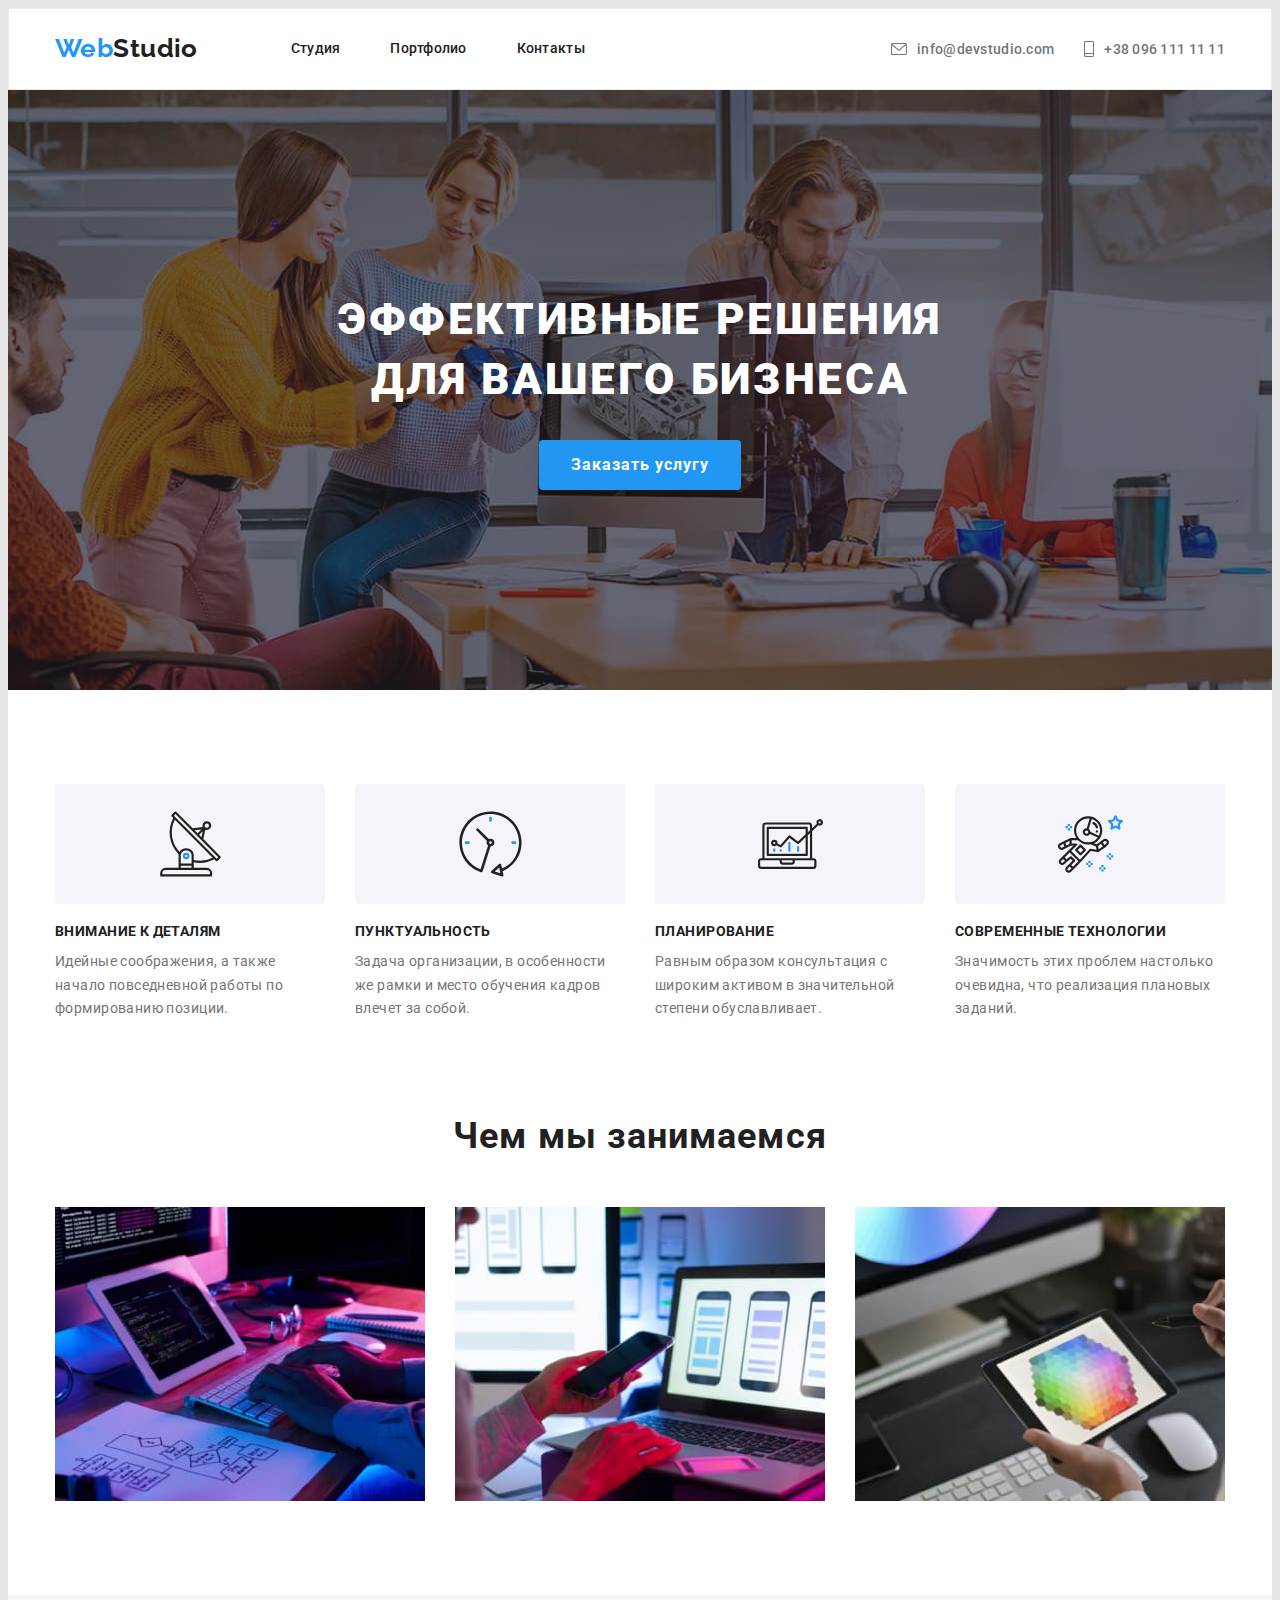
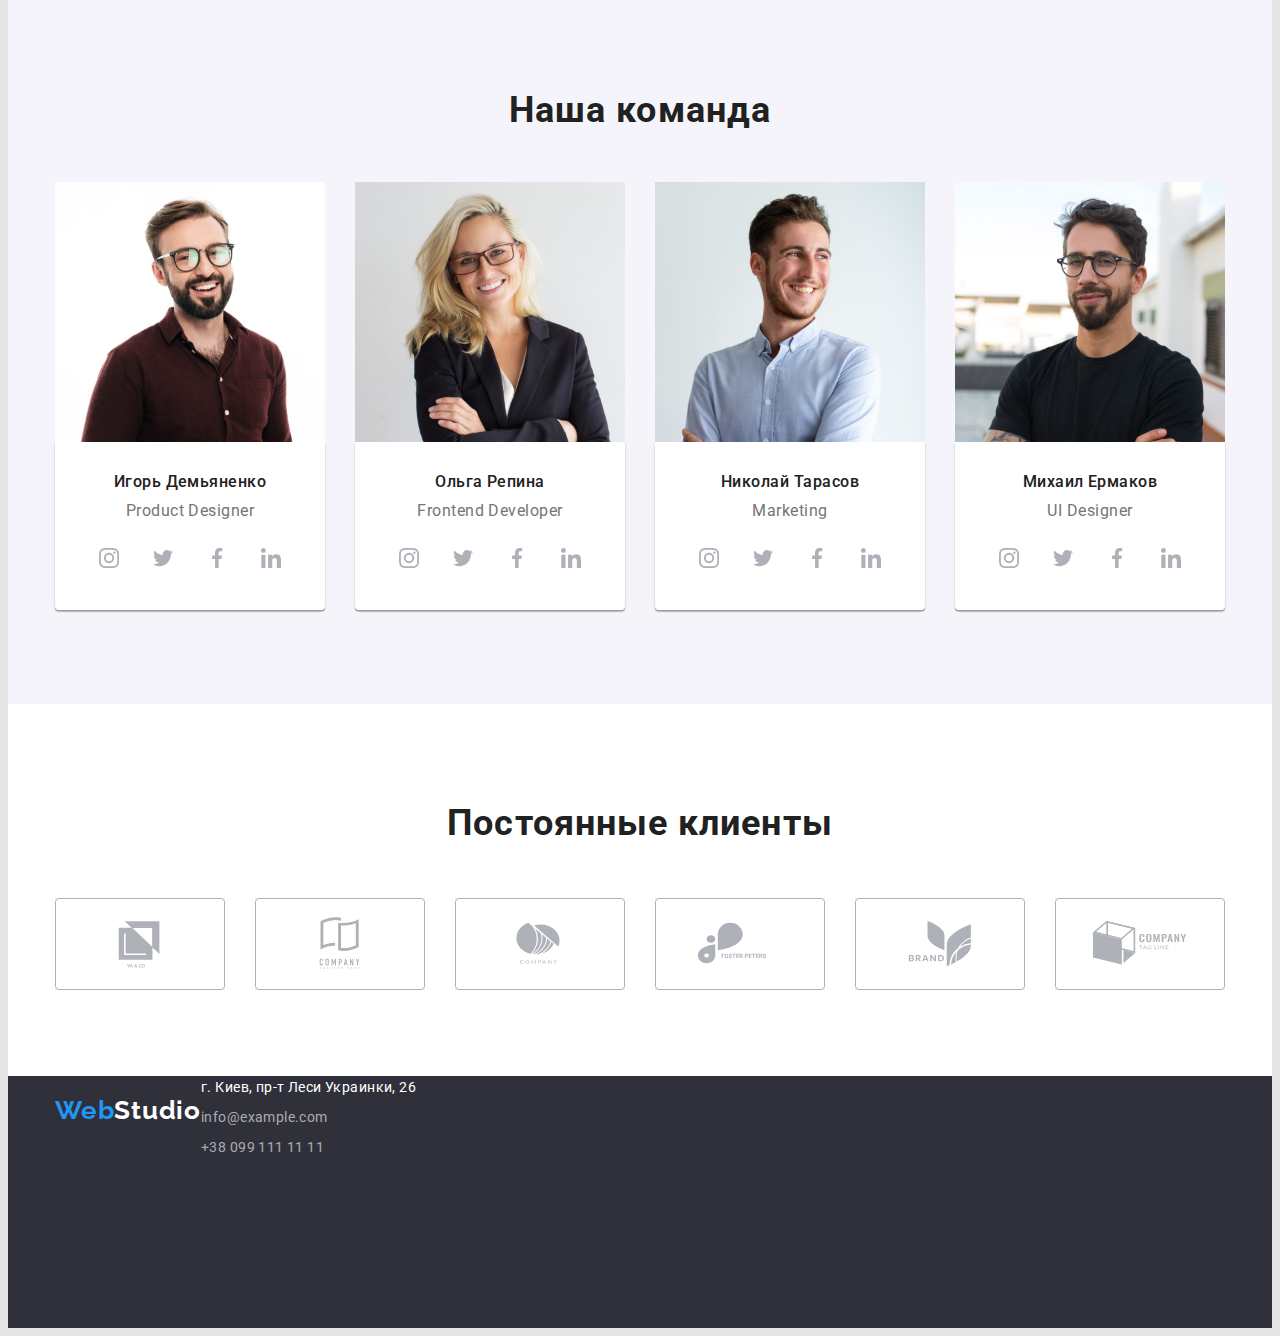
<file: index.html>
<!DOCTYPE html>        
<html lang="ru">
    <head>
        <meta charset="UTF-8">
        <meta http-equiv="X-UA-Compatible" content="IE=edge">
        <meta name="viewport" content="width=device-width, initial-scale=1.0">
        <title>WebStudio</title>
        <link rel="preconnect" href="https://fonts.googleapis.com">
        <link rel="preconnect" href="https://fonts.gstatic.com" crossorigin>
        <link href="https://fonts.googleapis.com/css2?family=Raleway:wght@700&family=Roboto:wght@400;500;700;900&display=swap"
            rel="stylesheet">
        <link rel="stylesheet" href="https://cdnjs.cloudflare.com/ajax/libs/modern-normalize/1.1.0/modern-normalize.min.css"
            integrity="sha512-wpPYUAdjBVSE4KJnH1VR1HeZfpl1ub8YT/NKx4PuQ5NmX2tKuGu6U/JRp5y+Y8XG2tV+wKQpNHVUX03MfMFn9Q=="
            crossorigin="anonymous" referrerpolicy="no-referrer" />
        <link rel="stylesheet" href="./css/styles.css">
    </head>
    <body>
        <header class="header">
            <div class="container header-container">
                <a class="header-logo link"  href="./index.html" lang="en"><samp class="header-logo-web">Web</samp>Studio</a>
                <nav class="header-nav"> 
                    <ul class="header-list list">
                        <li class="header-item"><a class="header-link link"  href="./index.html">Студия</a></li>
                        <li class="header-item"><a class="header-link link"  href="./portfolio.html">Портфолио</a></li>
                        <li class="header-item"><a class="header-link link"  href="">Контакты</a></li>
                    </ul>
                </nav>
                <div class="header-connect">
                    <ul class="header-list list">
                        <li class="address-item">
                            <a class="header-address link"  href="mailto:info@devstudio.com">
                                <svg class="icon-svg header-svg" width="16" height="12">
                                    <use href="./images/icons.svg#envelope"/>
                                </svg> info@devstudio.com</a>
                        </li>
                        <li class="address-item">
                            <a class="header-address link"  href="tel:+380961111111">
                                <svg class="icon-svg header-svg " width="10" height="16">
                                    <use href="./images/icons.svg#smartphone"/>
                                </svg> +38 096 111 11 11
                            </a>
                        </li>
                    </ul>
                </div>
            </div>
        </header>
        <main>
            <section class="hero">
                <div class="container hero-container ">
                    <h1 class="hero-title">Эффективные решения для вашего бизнеса</h1>
                    <div class="container-btn">
                    <button  type="button" class="hero-btn">Заказать услугу</button></div>
                </div>
            </section>
            <section class="what-are-we-doing">
                    <div class="container container-what-are-we-doing">
                        <h2 class="advantage-invisible">Преимущества</h2>
                        <ul class="list advantage-list"> 
                            <li class="advantage-item"  >
                                <a href="#" class="advantage-link link">
                                    <svg class="icon-svg" width="65" height="70">
                                        <use href="./images/icons.svg#antenna"/>
                                    </svg>  
                                </a>
                                <h3 class="advantage-title">Внимание к деталям</h3> 
                                <p class="advantage-after-title" >Идейные соображения, а также начало повседневной работы по формированию позиции.</p>
                                
                            </li>
                            <li class="advantage-item">
                                <a href="#" class="advantage-link link">
                                    <svg class="icon-svg" width="65" height="70">
                                        <use href="./images/icons.svg#clock"/>
                                    </svg>  
                                </a>
                                <h3 class="advantage-title">Пунктуальность</h3> 
                                <p class="advantage-after-title" >Задача организации, в особенности же рамки и место обучения кадров влечет за собой.</p></li>
                            <li class="advantage-item">
                                <a href="#" class="advantage-link link">
                                    <svg class="icon-svg" width="65" height="70">
                                        <use href="./images/icons.svg#diagram"/>
                                    </svg>  
                                </a>
                                <h3 class="advantage-title">Планирование</h3> 
                                <p class="advantage-after-title" >Равным образом консультация с широким активом в значительной степени обуславливает.</p>
                            </li>
                            <li class="advantage-item">
                                <a href="#" class="advantage-link link">
                                    <svg class="icon-svg" width="65" height="70">
                                        <use href="./images/icons.svg#astronaut"/>
                                    </svg>  
                                </a>
                                <h3 class="advantage-title"> Современные технологии</h3>
                                <p class="advantage-after-title" >Значимость этих проблем настолько очевидна, что реализация плановых заданий.</p>
                            </li>
                        </ul>
                        <h2 class="what-are-we-doing-title">Чем мы занимаемся</h2>            
                        <ul class="what-are-we-doing-list list">                    
                            <li class="doing-list">
                                <img 
                                    src="./images/img.jpg" 
                                    alt="печатает на клавиатуре"
                                    width="370"
                                    height="294">
                            </li>
                            <li  class="doing-list">
                                <img 
                                    src="./images/img1.jpg" 
                                    alt="телефон в руке"
                                    width="370"
                                    height="294">
                            </li>
                            <li class="doing-list">
                                <img 
                                    src="./images/img2.jpg" 
                                    alt="планшет в руке"
                                    width="370"
                                    height="294">
                            </li>
                        </ul>
                    </div>
            </section>
            <section class="our-team">
                <div class="container container-team">
                    <h2 class="our-team-title" >Наша команда</h2>
                    <ul class="our-team-list ">
                        <li class="list team-list">
                            <img 
                                src="./images/img3.jpg" 
                                alt="сотрудник компании"
                                width="270"
                                height="260">
                                <div class="container-our-teame">
                                    <h3 class="our-team-subtitle">Игорь Демьяненко</h3>
                                    <p class="our-team-after-title"  lang="en">Product Designer</p>
                                    <ul class="list social-list">
                                        <li class="social-item">
                                            <a href="#" class="social-link">
                                                <svg class="icon-svg" width="20" height="20">
                                                    <use href="./images/icons.svg#instagram"></use>
                                                </svg>
                                            </a>
                                        </li>
                                        <li class="social-item">
                                            <a href="#"class="social-link">
                                                <svg class="icon-svg" width="20" height="20">
                                                    <use href="./images/icons.svg#twitter"/>
                                                </svg>
                                            </a>
                                        </li>
                                        <li class="social-item">
                                            <a href="#" class="social-link">
                                                <svg class="icon-svg" width="20" height="20">
                                                    <use href="./images/icons.svg#facebook"/>
                                                </svg>
                                            </a>
                                        </li>
                                        <li class="social-item">
                                            <a href="#" class="social-link">
                                                <svg class="icon-svg" width="20" height="20">
                                                    <use href="./images/icons.svg#linkedin"/>
                                                </svg>
                                            </a>
                                        </li>
                                    </ul>
                                </div>
                        </li>
                        <li class="list team-list">
                            <img 
                                src="./images/img4.jpg" 
                                alt="сотрудник компании"
                                width="270"
                                height="260">
                                <div class="container-our-teame">
                                    <h3 class="our-team-subtitle">Ольга Репина</h3>
                                    <p class="our-team-after-title"  lang="en">Frontend Developer</p>
                                    <ul class="list social-list">
                                        <li class="social-item">
                                            <a href="#" class="social-link">
                                                <svg class="icon-svg" width="20" height="20">
                                                    <use href="./images/icons.svg#instagram"/>
                                                </svg>
                                            </a>
                                        </li>
                                        <li class="social-item">
                                            <a href="#"class="social-link">
                                                <svg class="icon-svg" width="20" height="20">
                                                    <use href="./images/icons.svg#twitter"/>
                                                </svg>
                                            </a>
                                        </li>
                                        <li class="social-item">
                                            <a href="#" class="social-link">
                                                <svg class="icon-svg" width="20" height="20">
                                                    <use href="./images/icons.svg#facebook"/>
                                                </svg>
                                            </a>
                                        </li>
                                        <li class="social-item">
                                            <a href="#" class="social-link">
                                                <svg class="icon-svg" width="20" height="20">
                                                    <use href="./images/icons.svg#linkedin"/>
                                                </svg>
                                            </a>
                                        </li>
                                    </ul>
                                </div>
                        </li>
                        <li class="list team-list">
                            <img 
                                src="./images/img5.jpg" 
                                alt="сотрудник компании"
                                width="270"
                                height="260">
                                <div class="container-our-teame">
                                    <h3 class="our-team-subtitle">Николай Тарасов</h3>
                                    <p class="our-team-after-title"  lang="en">Marketing</p>
                                    <ul class="list social-list">
                                        <li class="social-item">
                                            <a href="#" class="social-link">
                                                <svg class="icon-svg" width="20" height="20">
                                                    <use href="./images/icons.svg#instagram"/>
                                                </svg>
                                            </a>
                                        </li>
                                        <li class="social-item">
                                            <a href="#"class="social-link">
                                                <svg class="icon-svg" width="20" height="20">
                                                    <use href="./images/icons.svg#twitter"/>
                                                </svg>
                                            </a>
                                        </li>
                                        <li class="social-item">
                                            <a href="#" class="social-link">
                                                <svg class="icon-svg" width="20" height="20">
                                                    <use href="./images/icons.svg#facebook"/>
                                                </svg>
                                            </a>
                                        </li>
                                        <li class="social-item">
                                            <a href="#" class="social-link">
                                                <svg class="icon-svg" width="20" height="20">
                                                    <use href="./images/icons.svg#linkedin"/>
                                                </svg>
                                            </a>
                                        </li>
                                    </ul>
                                </div>
                        </li>
                        <li class="list team-list">
                            <img 
                                src="./images/img6.jpg" 
                                alt="сотрудник компании"
                                width="270"
                                height="260">
                                <div class="container-our-teame">
                                    <h3 class="our-team-subtitle">Михаил Ермаков</h3>
                                    <p class="our-team-after-title"  lang="en">UI Designer</p>
                                    <ul class="list social-list">
                                        <li class="social-item">
                                            <a href="#" class="social-link">
                                                <svg class="icon-svg" width="20" height="20">
                                                    <use href="./images/icons.svg#instagram"/>
                                                </svg>
                                            </a>
                                        </li>
                                        <li class="social-item">
                                            <a href="#"class="social-link">
                                                <svg class="icon-svg" width="20" height="20">
                                                    <use href="./images/icons.svg#twitter"/>
                                                </svg>
                                            </a>
                                        </li>
                                        <li class="social-item">
                                            <a href="#" class="social-link">
                                                <svg class="icon-svg" width="20" height="20">
                                                    <use href="./images/icons.svg#facebook"/>
                                                </svg>
                                            </a>
                                        </li>
                                        <li class="social-item">
                                            <a href="#" class="social-link">
                                                <svg class="icon-svg" width="20" height="20">
                                                    <use href="./images/icons.svg#linkedin"/>
                                                </svg>
                                            </a>
                                        </li>
                                    </ul>
                                </div>
                        </li>
                    </ul>
                </div>
            </section>
            <section class="customers">
                <div class="container customers-container">
                    <h2 class="title customers-title">Постоянные клиенты</h2>
                    <ul class="cuctomers-list list">
                        <li  class="customers-item">
                            <a href="#" class="customers-link link">
                                <svg class="customers-svg" width="106" height="60">
                                    <use href="./images/icons.svg#client1"></use>
                                </svg>
                            </a>
                        </li>
                        <li class="customers-item">
                            <a href="#" class="customers-link link">
                                <svg class="customers-svg" width="106" height="60">
                                    <use href="./images/icons.svg#client2"></use>
                                </svg>
                            </a>
                        </li>
                        <li class="customers-item">
                            <a href="#" class="customers-link link">
                                <svg class="customers-svg" width="106" height="60">
                                    <use href="./images/icons.svg#client3"></use>
                                </svg>
                            </a>
                        </li>
                        <li class="customers-item">
                            <a href="#" class="customers-link link">
                                <svg class="customers-svg" width="106" height="60">
                                    <use href="./images/icons.svg#client4"></use>
                                </svg>
                            </a>
                        </li>
                        <li class="customers-item">
                            <a href="#" class="customers-link link">
                                <svg class="customers-svg" width="106" height="60">
                                    <use href="./images/icons.svg#client5"></use>
                                </svg>
                            </a>
                        </li>
                        <li class="customers-item">
                            <a href="#" class="customers-link link">
                                <svg class="customers-svg" width="106" height="60">
                                    <use href="./images/icons.svg#client6"></use>
                                </svg>
                            </a>
                        </li >
                    </ul>
                </div> 
            </section>
        </main>
        <footer class="footer-background">
            <div class="container footer-container">
                <a class="footer-logo link"  
                    href="./index.html" 
                    lang="en"><span class="footer-logo-web">Web</span>Studio
                </a>
                <address> 
                    <ul class="address-list list">
                        <li class="address-tittle">
                            <a class="footer-link link"   
                                href="https://goo.gl/maps/EG5BfM6RNB53mgnRA"
                                target="_blank"
                                rel="noopener noreferrer">
                               <span class="address-link footer-link">г. Киев, пр-т Леси Украинки, 26</span>
                            </a>
                        </li>
                        <li class="address-tittle">
                            <a class="footer-link link"  href="mailto:info@example.com">info@example.com</a>
                        </li>
                        <li class="address-tittle">
                            <a class="footer-link link"  href="tel:+380991111111">+38 099 111 11 11</a>
                        </li>
                    </ul>
                </address>
            </div>
        </footer>
    </body>
</html>
</file>
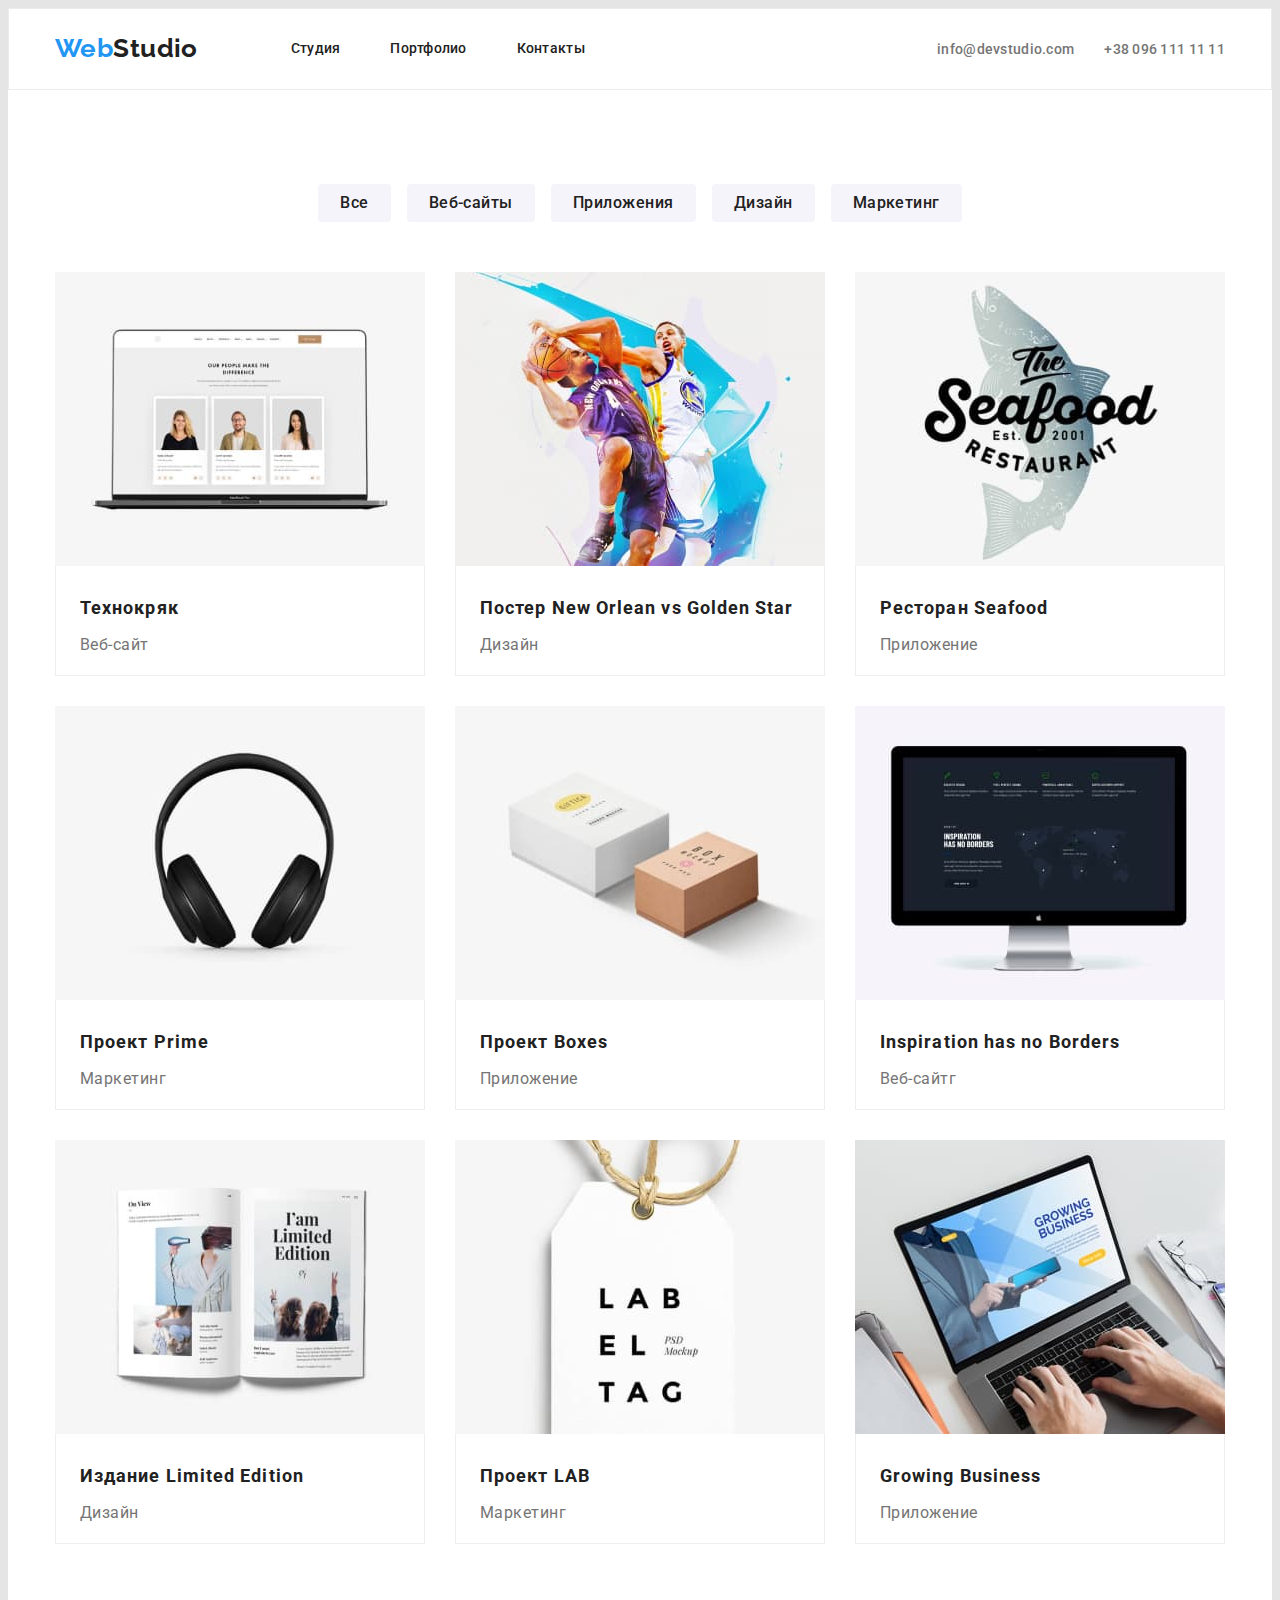
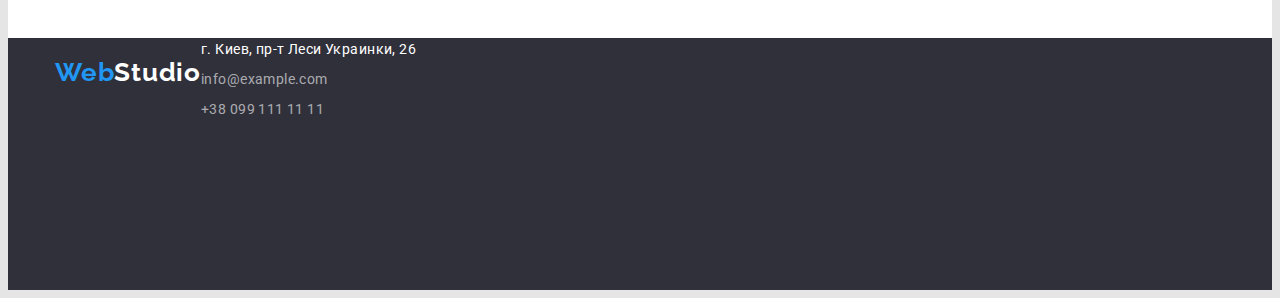
<file: portfolio.html>
<!DOCTYPE html>
<html lang="ru">
<head>
    <meta charset="UTF-8">
    <meta http-equiv="X-UA-Compatible" content="IE=edge">
    <meta name="viewport" content="width=device-width, initial-scale=1.0">
    <title>WebStudio</title>
    <link rel="preconnect" href="https://fonts.googleapis.com">
    <link rel="preconnect" href="https://fonts.gstatic.com" crossorigin>
    <link
        href="https://fonts.googleapis.com/css2?family=Raleway:wght@700&family=Roboto:wght@400;500;700;900&display=swap"
        rel="stylesheet">
    <link rel="stylesheet" href="https://cdnjs.cloudflare.com/ajax/libs/modern-normalize/1.1.0/modern-normalize.min.css"
        integrity="sha512-wpPYUAdjBVSE4KJnH1VR1HeZfpl1ub8YT/NKx4PuQ5NmX2tKuGu6U/JRp5y+Y8XG2tV+wKQpNHVUX03MfMFn9Q=="
        crossorigin="anonymous" referrerpolicy="no-referrer" />
    <link rel="stylesheet" href="./css/styles.css">
</head>
    <body>
        <header class="header">
            <div class="container header-container">
                <a class="header-logo link"  href="./index.html" lang="en"><samp class="header-logo-web">Web</samp>Studio</a>
                <nav class="header-nav"> 
                    <ul class="header-list list">
                        <li class="header-item"><a class="header-link link"  href="./index.html">Студия</a></li>
                        <li class="header-item"><a class="header-link link"  href="./portfolio.html">Портфолио</a></li>
                        <li class="header-item"><a class="header-link link"  href="">Контакты</a></li>
                    </ul>
                </nav>
                <div class="header-connect">
                    <ul class="header-list list">
                        <li class="address-item"><a class="header-address link"  href="mailto:info@devstudio.com">info@devstudio.com</a></li>
                        <li class="address-item"><a class="header-address link"  href="tel:+380961111111">+38 096 111 11 11</a></li>
                    </ul>
                </div>
            </div>
        </header>
        <main>
            <section class="service-menu">
                <div class="container">
                    <ul class="list list-menu">
                        <li >
                            <button  class="service-menu-btm" type="button">Все</button>
                        </li>
                        <li>
                            <button class="service-menu-btm" type="button">Веб-сайты</button>
                        </li>
                        <li>
                            <button class="service-menu-btm" type="button">Приложения</button>
                        </li>
                        <li>
                            <button class="service-menu-btm" type="button">Дизайн</button>
                        </li>
                        <li>
                            <button class="service-menu-btm" type="button">Маркетинг</button>
                        </li>
                    </ul>
                    <h1 class="all-title">Все</h1>
                    <ul class="list list-all-item">
                        <li class="all-title-item" >
                            <img src="./images/tehnokriak.jpg" alt="ноутбук" width="370" height="294">
                            <div class="container-item">
                                <h2 class="all-subtitle">Технокряк</h2>
                                <p class="all-after-subtitle" >Веб-сайт</p>
                            </div>
                        </li>
                        <li class="all-title-item">
                            <img src="./images/poster.jpg" alt="два баскетболиста" width="370" height="294">
                            <div class="container-item">
                                <h2 class="all-subtitle">Постер New Orlean vs Golden Star</h2>
                                <p class="all-after-subtitle" >Дизайн</p>
                            </div>
                        </li>
                        <li class="all-title-item">
                            <img src="./images/restoran.jpg" alt="лого ресторана" width="370" height="294">
                            <div class="container-item">
                                <h2 class="all-subtitle">Ресторан Seafood</h2>
                                <p class="all-after-subtitle" >Приложение</p>
                            </div>
                        </li>
                        <li class="all-title-item">
                            <img src="./images/prime.jpg" alt="наушники" width="370" height="294">
                            <div class="container-item">
                                <h2 class="all-subtitle">Проект Prime</h2>
                                <p class="all-after-subtitle" >Маркетинг</p>
                            </div>
                        </li>
                        <li class="all-title-item">
                            <img src="./images/boxes.jpg" alt="коробки" width="370" height="294">
                            <div class="container-item"> 
                                <h2 class="all-subtitle">Проект Boxes</h2>
                                <p class="all-after-subtitle" >Приложение</p>
                            </div>
                        </li>
                        <li class="all-title-item">
                            <img src="./images/inspiration-has-no-borders.jpg" alt="монитор" width="370" height="294">
                            <div class="container-item">
                                <h2 class="all-subtitle">Inspiration has no Borders</h2>
                                <p class="all-after-subtitle" >Веб-сайтг</p>
                            </div>
                        </li>
                        <li class="all-title-item">
                            <img src="./images/limited-edition.jpg" alt="книга" width="370" height="294">
                            <div class="container-item">
                                <h2 class="all-subtitle">Издание Limited Edition</h2>
                                <p class="all-after-subtitle" >Дизайн</p>
                            </div>
                        </li>
                        <li class="all-title-item">
                            <img src="./images/progect-lab.jpg" alt="лейба" width="370" height="294">
                            <div class="container-item">
                                <h2 class="all-subtitle">Проект LAB</h2>
                                <p class="all-after-subtitle" >Маркетинг</p>
                            </div>
                        </li>
                        <li class="all-title-item">
                            <img src="./images/growing-business.jpg" alt="ноутбук" width="370" height="294">
                            <div class="container-item">
                                <h2 class="all-subtitle">Growing Business</h2>
                                <p class="all-after-subtitle" >Приложение</p>
                             </div>
                        </li>
                    </ul>
                </div>
            </section>
        </main>
    <footer class="footer-background">
        <div class="container footer-container">
            <a class="footer-logo link" href="./index.html" lang="en"><span class="footer-logo-web">Web</span>Studio
            </a>
            <address>
                <ul class="address-list list">
                    <li class="address-tittle">
                        <a class="footer-link link" href="https://goo.gl/maps/EG5BfM6RNB53mgnRA" target="_blank"
                            rel="noopener noreferrer">
                            <span class="address-link footer-link">г. Киев, пр-т Леси Украинки, 26</span>
                        </a>
                    </li>
                    <li class="address-tittle">
                        <a class="footer-link link" href="mailto:info@example.com">info@example.com</a>
                    </li>
                    <li class="address-tittle">
                        <a class="footer-link link" href="tel:+380991111111">+38 099 111 11 11</a>
                    </li>
                </ul>
            </address>
        </div>
    </footer>
    </body>
</html>
</file>
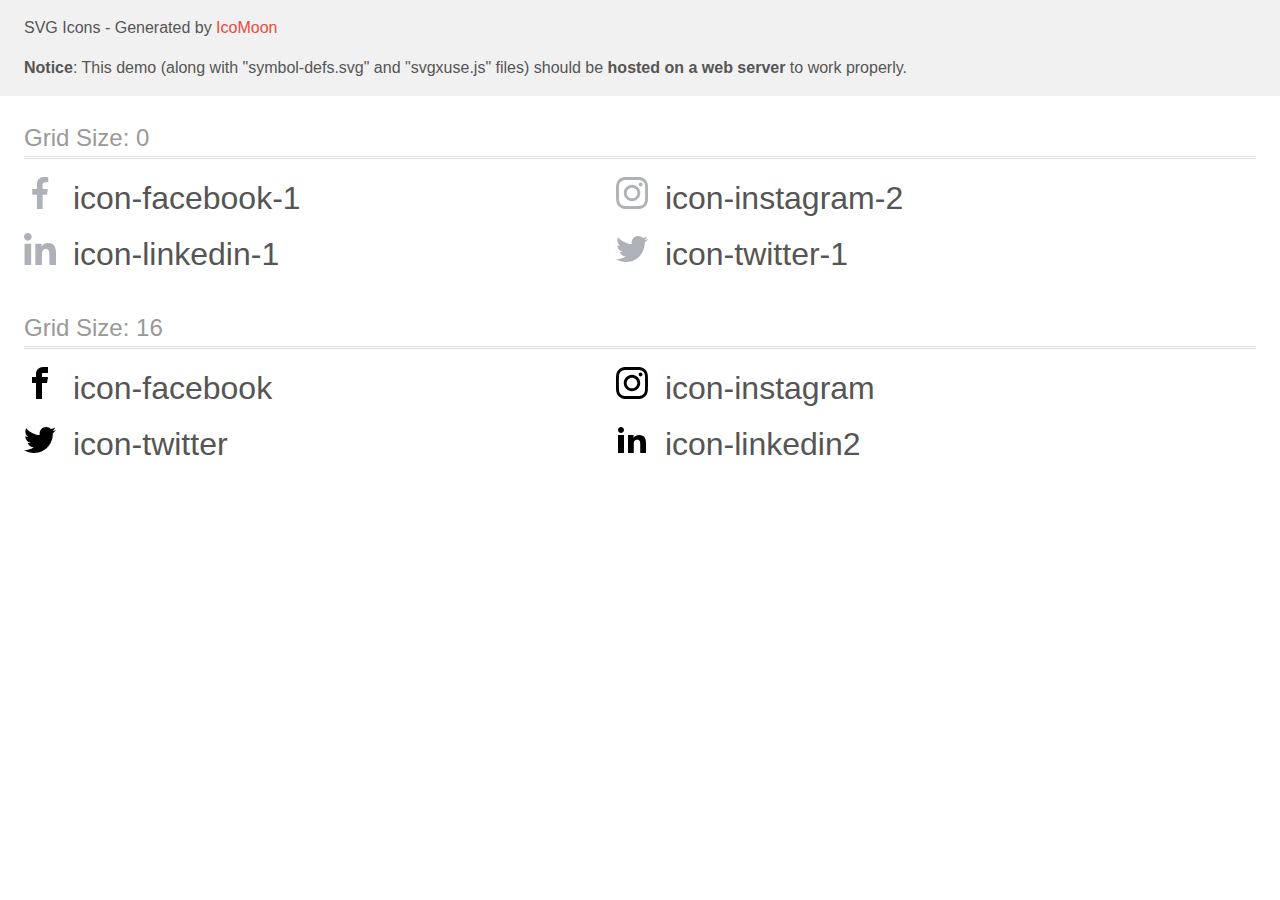
<file: images/icomoon (1)/demo-external-svg.html>
<!doctype html>
<html>
<head>
    <title>IcoMoon - SVG Icons</title>
    <meta charset="utf-8">
    <meta name="viewport" content="width=device-width, initial-scale=1">
    <link rel="stylesheet" href="demo-files/demo.css">
    <link rel="stylesheet" href="style.css">
</head>
<body>
<header class="bgc1 clearfix">
<div class="mhl">
    <p>SVG Icons - Generated by <a href="https://icomoon.io/app">IcoMoon</a></p><p><strong>Notice</strong>: This demo (along with "symbol-defs.svg" and "svgxuse.js" files) should be <b>hosted on a web server</b> to work properly.</p>
</div>
</header>
    <div class="clearfix mhl ptl">
        <h1 class="mvm mtn fgc1">Grid Size: 0</h1>
        <div class="glyph fs1">
            <div class="clearfix pbs">
                <svg class="icon icon-facebook-1"><use xlink:href="symbol-defs.svg#icon-facebook-1"></use></svg><span class="name"> icon-facebook-1</span>
            </div>
        </div>
        <div class="glyph fs1">
            <div class="clearfix pbs">
                <svg class="icon icon-instagram-2"><use xlink:href="symbol-defs.svg#icon-instagram-2"></use></svg><span class="name"> icon-instagram-2</span>
            </div>
        </div>
        <div class="glyph fs1">
            <div class="clearfix pbs">
                <svg class="icon icon-linkedin-1"><use xlink:href="symbol-defs.svg#icon-linkedin-1"></use></svg><span class="name"> icon-linkedin-1</span>
            </div>
        </div>
        <div class="glyph fs1">
            <div class="clearfix pbs">
                <svg class="icon icon-twitter-1"><use xlink:href="symbol-defs.svg#icon-twitter-1"></use></svg><span class="name"> icon-twitter-1</span>
            </div>
        </div>
  </div>
    <div class="clearfix mhl ptl">
        <h1 class="mvm mtn fgc1">Grid Size: 16</h1>
        <div class="glyph fs2">
            <div class="clearfix pbs">
                <svg class="icon icon-facebook"><use xlink:href="symbol-defs.svg#icon-facebook"></use></svg><span class="name"> icon-facebook</span>
            </div>
        </div>
        <div class="glyph fs2">
            <div class="clearfix pbs">
                <svg class="icon icon-instagram"><use xlink:href="symbol-defs.svg#icon-instagram"></use></svg><span class="name"> icon-instagram</span>
            </div>
        </div>
        <div class="glyph fs2">
            <div class="clearfix pbs">
                <svg class="icon icon-twitter"><use xlink:href="symbol-defs.svg#icon-twitter"></use></svg><span class="name"> icon-twitter</span>
            </div>
        </div>
        <div class="glyph fs2">
            <div class="clearfix pbs">
                <svg class="icon icon-linkedin2"><use xlink:href="symbol-defs.svg#icon-linkedin2"></use></svg><span class="name"> icon-linkedin2</span>
            </div>
        </div>
  </div>
<script defer src="svgxuse.js"></script>
</body>
</html>
</file>
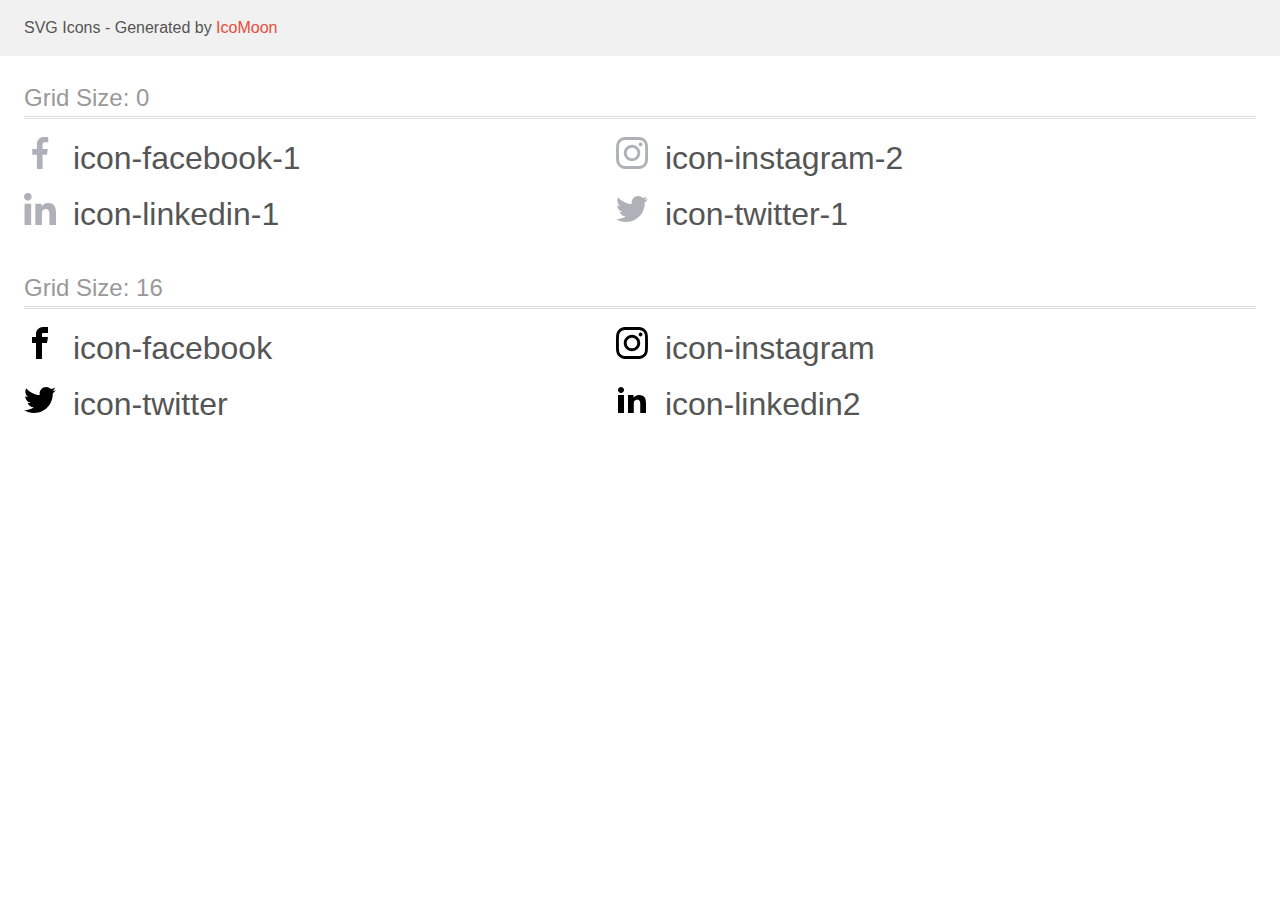
<file: images/icomoon (1)/demo.html>
<!doctype html>
<html>
<head>
    <title>IcoMoon - SVG Icons</title>
    <meta charset="utf-8">
    <meta name="viewport" content="width=device-width, initial-scale=1">
    <link rel="stylesheet" href="demo-files/demo.css">
    <link rel="stylesheet" href="style.css">
</head>
<body>
<svg aria-hidden="true" style="position: absolute; width: 0; height: 0; overflow: hidden;" version="1.1" xmlns="http://www.w3.org/2000/svg" xmlns:xlink="http://www.w3.org/1999/xlink">
<defs>
<symbol id="icon-facebook-1" viewBox="0 0 32 32">
<path fill="#afb1b8" style="fill: var(--color1, #afb1b8)" d="M21.328 5.312h2.923v-5.088c-1.232-0.143-2.66-0.224-4.108-0.224-0.052 0-0.104 0-0.156 0l0.008-0c-4.213 0-7.099 2.65-7.099 7.52v4.48h-4.646v5.688h4.646v14.312h5.699v-14.31h4.459l0.707-5.688h-5.168v-3.922c0-1.643 0.443-2.768 2.734-2.768z"></path>
</symbol>
<symbol id="icon-instagram-2" viewBox="0 0 32 32">
<path fill="#afb1b8" style="fill: var(--color1, #afb1b8)" d="M31.968 9.408c-0.074-1.701-0.349-2.869-0.742-3.882-0.424-1.111-1.054-2.059-1.85-2.837l-0.001-0.001c-0.78-0.792-1.724-1.419-2.778-1.827l-0.054-0.018c-1.019-0.394-2.181-0.667-3.882-0.742-1.712-0.082-2.256-0.101-6.602-0.101-4.344 0-4.888 0.019-6.595 0.094-1.699 0.074-2.869 0.349-3.88 0.742-1.112 0.424-2.060 1.054-2.839 1.85l-0.001 0.001c-0.791 0.78-1.418 1.724-1.825 2.778l-0.018 0.054c-0.395 1.019-0.669 2.181-0.744 3.882-0.082 1.712-0.101 2.256-0.101 6.602 0 4.344 0.019 4.888 0.094 6.595 0.075 1.701 0.35 2.869 0.744 3.882 0.426 1.11 1.055 2.057 1.849 2.837l0.001 0.001c0.8 0.813 1.77 1.443 2.832 1.843 1.019 0.395 2.182 0.67 3.882 0.744 1.707 0.075 2.251 0.094 6.595 0.094 4.346 0 4.89-0.019 6.595-0.094 1.701-0.074 2.869-0.349 3.882-0.742 2.157-0.85 3.833-2.526 4.664-4.628l0.019-0.055c0.394-1.019 0.669-2.182 0.744-3.882 0.075-1.707 0.093-2.251 0.093-6.595s-0.006-4.888-0.080-6.595zM29.088 22.474c-0.070 1.563-0.333 2.406-0.55 2.97-0.552 1.399-1.64 2.486-3.004 3.024l-0.036 0.012c-0.56 0.219-1.411 0.482-2.968 0.55-1.688 0.075-2.194 0.094-6.464 0.094-4.269 0-4.782-0.019-6.464-0.094-1.563-0.069-2.406-0.331-2.97-0.55-0.721-0.269-1.334-0.676-1.836-1.192l-0.001-0.001c-0.517-0.503-0.924-1.117-1.184-1.803l-0.011-0.034c-0.218-0.563-0.48-1.413-0.549-2.97-0.075-1.688-0.094-2.195-0.094-6.464 0-4.27 0.019-4.784 0.094-6.464 0.069-1.563 0.331-2.406 0.549-2.97 0.269-0.722 0.678-1.337 1.198-1.837l0.002-0.002c0.504-0.517 1.119-0.923 1.806-1.182l0.034-0.011c0.56-0.219 1.411-0.48 2.968-0.55 1.688-0.074 2.195-0.093 6.464-0.093 4.275 0 4.782 0.019 6.464 0.093 1.563 0.069 2.406 0.331 2.97 0.55 0.693 0.256 1.325 0.662 1.837 1.194 0.531 0.52 0.938 1.144 1.195 1.84 0.218 0.56 0.48 1.411 0.549 2.968 0.075 1.688 0.094 2.194 0.094 6.464 0 4.269-0.019 4.768-0.094 6.458z"></path>
<path fill="#afb1b8" style="fill: var(--color1, #afb1b8)" d="M16.059 7.782c-4.539 0.002-8.218 3.682-8.219 8.221v0c0.091 4.471 3.737 8.060 8.221 8.060s8.13-3.589 8.221-8.052l0-0.009c-0.001-4.54-3.681-8.22-8.221-8.221h-0zM16.059 21.334c-2.945-0-5.332-2.388-5.332-5.333s2.388-5.333 5.333-5.333c0 0 0.001 0 0.001 0h-0c2.946 0 5.334 2.388 5.334 5.334s-2.388 5.334-5.334 5.334v0zM26.525 7.458c0 1.060-0.86 1.92-1.92 1.92s-1.92-0.86-1.92-1.92v0c0-1.060 0.86-1.92 1.92-1.92s1.92 0.86 1.92 1.92v0z"></path>
</symbol>
<symbol id="icon-linkedin-1" viewBox="0 0 32 32">
<path fill="#afb1b8" style="fill: var(--color1, #afb1b8)" d="M31.992 32h0.008v-11.738c0-5.741-1.237-10.163-7.947-10.163-3.227 0-5.392 1.77-6.277 3.45h-0.093v-2.914h-6.365v21.363h6.627v-10.578c0-2.786 0.528-5.48 3.978-5.48 3.398 0 3.448 3.179 3.448 5.658v10.402h6.621zM0.528 10.635h6.635v21.365h-6.635v-21.365zM3.843 0c-2.123 0-3.843 1.721-3.843 3.843v0c0 2.12 1.722 3.878 3.843 3.878 2.12 0 3.842-1.757 3.842-3.878s-1.72-3.841-3.841-3.843h-0z"></path>
</symbol>
<symbol id="icon-twitter-1" viewBox="0 0 32 32">
<path fill="#afb1b8" style="fill: var(--color1, #afb1b8)" d="M32 6.078c-1.1 0.493-2.376 0.857-3.713 1.028l-0.068 0.007c1.36-0.817 2.382-2.078 2.873-3.579l0.013-0.046c-1.197 0.722-2.591 1.273-4.076 1.573l-0.084 0.014c-1.2-1.279-2.9-2.076-4.787-2.076-3.622 0-6.558 2.936-6.558 6.558 0 0.001 0 0.003 0 0.004v-0c0 0.52 0.043 1.021 0.152 1.496-5.454-0.266-10.28-2.88-13.522-6.861-0.564 0.949-0.899 2.092-0.902 3.313v0.001c0 2.272 1.171 4.286 2.914 5.451-1.091-0.030-2.107-0.325-2.994-0.823l0.033 0.017v0.072c0.003 3.165 2.236 5.807 5.213 6.44l0.043 0.008c-0.499 0.136-1.071 0.215-1.662 0.215-0.020 0-0.041-0-0.061-0l0.003 0c-0.419 0-0.843-0.024-1.242-0.112 0.85 2.598 3.261 4.509 6.13 4.57-2.215 1.746-5.045 2.8-8.122 2.8-0.004 0-0.008 0-0.013 0h0.001c-0.018 0-0.040 0-0.062 0-0.531 0-1.055-0.034-1.569-0.099l0.061 0.006c2.826 1.846 6.287 2.944 10.004 2.944 0.021 0 0.042-0 0.063-0h-0.003c12.072 0 18.672-10 18.672-18.669 0-0.288-0.010-0.57-0.024-0.848 1.299-0.936 2.39-2.064 3.258-3.355l0.030-0.047z"></path>
</symbol>
<symbol id="icon-facebook" viewBox="0 0 32 32">
<path d="M19 6h5v-6h-5c-3.86 0-7 3.14-7 7v3h-4v6h4v16h6v-16h5l1-6h-6v-3c0-0.542 0.458-1 1-1z"></path>
</symbol>
<symbol id="icon-instagram" viewBox="0 0 32 32">
<path d="M16 2.881c4.275 0 4.781 0.019 6.462 0.094 1.563 0.069 2.406 0.331 2.969 0.55 0.744 0.288 1.281 0.638 1.837 1.194 0.563 0.563 0.906 1.094 1.2 1.838 0.219 0.563 0.481 1.412 0.55 2.969 0.075 1.688 0.094 2.194 0.094 6.463s-0.019 4.781-0.094 6.463c-0.069 1.563-0.331 2.406-0.55 2.969-0.288 0.744-0.637 1.281-1.194 1.837-0.563 0.563-1.094 0.906-1.837 1.2-0.563 0.219-1.413 0.481-2.969 0.55-1.688 0.075-2.194 0.094-6.463 0.094s-4.781-0.019-6.463-0.094c-1.563-0.069-2.406-0.331-2.969-0.55-0.744-0.288-1.281-0.637-1.838-1.194-0.563-0.563-0.906-1.094-1.2-1.837-0.219-0.563-0.481-1.413-0.55-2.969-0.075-1.688-0.094-2.194-0.094-6.463s0.019-4.781 0.094-6.463c0.069-1.563 0.331-2.406 0.55-2.969 0.288-0.744 0.638-1.281 1.194-1.838 0.563-0.563 1.094-0.906 1.838-1.2 0.563-0.219 1.412-0.481 2.969-0.55 1.681-0.075 2.188-0.094 6.463-0.094zM16 0c-4.344 0-4.887 0.019-6.594 0.094-1.7 0.075-2.869 0.35-3.881 0.744-1.056 0.412-1.95 0.956-2.837 1.85-0.894 0.888-1.438 1.781-1.85 2.831-0.394 1.019-0.669 2.181-0.744 3.881-0.075 1.713-0.094 2.256-0.094 6.6s0.019 4.887 0.094 6.594c0.075 1.7 0.35 2.869 0.744 3.881 0.413 1.056 0.956 1.95 1.85 2.837 0.887 0.887 1.781 1.438 2.831 1.844 1.019 0.394 2.181 0.669 3.881 0.744 1.706 0.075 2.25 0.094 6.594 0.094s4.888-0.019 6.594-0.094c1.7-0.075 2.869-0.35 3.881-0.744 1.050-0.406 1.944-0.956 2.831-1.844s1.438-1.781 1.844-2.831c0.394-1.019 0.669-2.181 0.744-3.881 0.075-1.706 0.094-2.25 0.094-6.594s-0.019-4.887-0.094-6.594c-0.075-1.7-0.35-2.869-0.744-3.881-0.394-1.063-0.938-1.956-1.831-2.844-0.887-0.887-1.781-1.438-2.831-1.844-1.019-0.394-2.181-0.669-3.881-0.744-1.712-0.081-2.256-0.1-6.6-0.1v0z"></path>
<path d="M16 7.781c-4.537 0-8.219 3.681-8.219 8.219s3.681 8.219 8.219 8.219 8.219-3.681 8.219-8.219c0-4.537-3.681-8.219-8.219-8.219zM16 21.331c-2.944 0-5.331-2.387-5.331-5.331s2.387-5.331 5.331-5.331c2.944 0 5.331 2.387 5.331 5.331s-2.387 5.331-5.331 5.331z"></path>
<path d="M26.462 7.456c0 1.060-0.859 1.919-1.919 1.919s-1.919-0.859-1.919-1.919c0-1.060 0.859-1.919 1.919-1.919s1.919 0.859 1.919 1.919z"></path>
</symbol>
<symbol id="icon-twitter" viewBox="0 0 32 32">
<path d="M32 7.075c-1.175 0.525-2.444 0.875-3.769 1.031 1.356-0.813 2.394-2.1 2.887-3.631-1.269 0.75-2.675 1.3-4.169 1.594-1.2-1.275-2.906-2.069-4.794-2.069-3.625 0-6.563 2.938-6.563 6.563 0 0.512 0.056 1.012 0.169 1.494-5.456-0.275-10.294-2.888-13.531-6.862-0.563 0.969-0.887 2.1-0.887 3.3 0 2.275 1.156 4.287 2.919 5.463-1.075-0.031-2.087-0.331-2.975-0.819 0 0.025 0 0.056 0 0.081 0 3.181 2.263 5.838 5.269 6.437-0.55 0.15-1.131 0.231-1.731 0.231-0.425 0-0.831-0.044-1.237-0.119 0.838 2.606 3.263 4.506 6.131 4.563-2.25 1.762-5.075 2.813-8.156 2.813-0.531 0-1.050-0.031-1.569-0.094 2.913 1.869 6.362 2.95 10.069 2.95 12.075 0 18.681-10.006 18.681-18.681 0-0.287-0.006-0.569-0.019-0.85 1.281-0.919 2.394-2.075 3.275-3.394z"></path>
</symbol>
<symbol id="icon-linkedin2" viewBox="0 0 32 32">
<path d="M12 12h5.535v2.837h0.079c0.77-1.381 2.655-2.837 5.464-2.837 5.842 0 6.922 3.637 6.922 8.367v9.633h-5.769v-8.54c0-2.037-0.042-4.657-3.001-4.657-3.005 0-3.463 2.218-3.463 4.509v8.688h-5.767v-18z"></path>
<path d="M2 12h6v18h-6v-18z"></path>
<path d="M8 7c0 1.657-1.343 3-3 3s-3-1.343-3-3c0-1.657 1.343-3 3-3s3 1.343 3 3z"></path>
</symbol>
</defs>
</svg>

<header class="bgc1 clearfix">
<div class="mhl">
    <p>SVG Icons - Generated by <a href="https://icomoon.io/app">IcoMoon</a></p>
</div>
</header>
    <div class="clearfix mhl ptl">
        <h1 class="mvm mtn fgc1">Grid Size: 0</h1>
        <div class="glyph fs1">
            <div class="clearfix pbs">
                <svg class="icon icon-facebook-1"><use xlink:href="#icon-facebook-1"></use></svg><span class="name"> icon-facebook-1</span>
            </div>
        </div>
        <div class="glyph fs1">
            <div class="clearfix pbs">
                <svg class="icon icon-instagram-2"><use xlink:href="#icon-instagram-2"></use></svg><span class="name"> icon-instagram-2</span>
            </div>
        </div>
        <div class="glyph fs1">
            <div class="clearfix pbs">
                <svg class="icon icon-linkedin-1"><use xlink:href="#icon-linkedin-1"></use></svg><span class="name"> icon-linkedin-1</span>
            </div>
        </div>
        <div class="glyph fs1">
            <div class="clearfix pbs">
                <svg class="icon icon-twitter-1"><use xlink:href="#icon-twitter-1"></use></svg><span class="name"> icon-twitter-1</span>
            </div>
        </div>
  </div>
    <div class="clearfix mhl ptl">
        <h1 class="mvm mtn fgc1">Grid Size: 16</h1>
        <div class="glyph fs2">
            <div class="clearfix pbs">
                <svg class="icon icon-facebook"><use xlink:href="#icon-facebook"></use></svg><span class="name"> icon-facebook</span>
            </div>
        </div>
        <div class="glyph fs2">
            <div class="clearfix pbs">
                <svg class="icon icon-instagram"><use xlink:href="#icon-instagram"></use></svg><span class="name"> icon-instagram</span>
            </div>
        </div>
        <div class="glyph fs2">
            <div class="clearfix pbs">
                <svg class="icon icon-twitter"><use xlink:href="#icon-twitter"></use></svg><span class="name"> icon-twitter</span>
            </div>
        </div>
        <div class="glyph fs2">
            <div class="clearfix pbs">
                <svg class="icon icon-linkedin2"><use xlink:href="#icon-linkedin2"></use></svg><span class="name"> icon-linkedin2</span>
            </div>
        </div>
  </div>
<script defer src="svgxuse.js"></script>
</body>
</html>
</file>
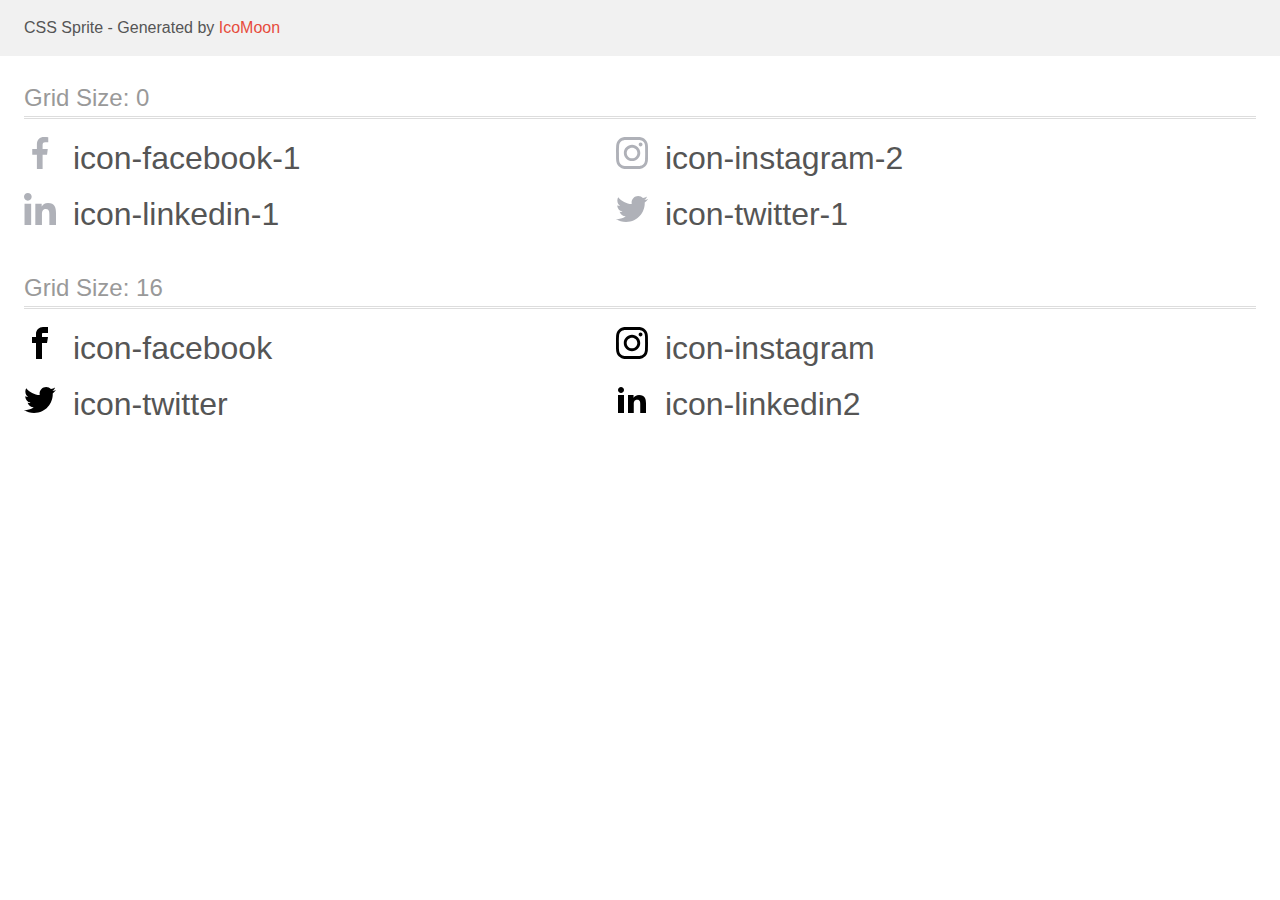
<file: images/icomoon (1)/sprite/sprite.html>
<!doctype html>
<html>
<head>
    <title>CSS Sprite</title>
    <meta charset="utf-8">
    <meta name="viewport" content="width=device-width, initial-scale=1">
    <link href="sprite.css" rel="stylesheet">
</head>
<style>
    body {
        font-family: sans-serif;
        color: #555;
        margin: 0;
        line-height: 1.5;
    }
    a, a:visited {
        color: #e74c3c;
        text-decoration: none;
    }
    a:hover {
        box-shadow: 0 1px;
    }
    header {
        background: #F1F1F1;
    }
    p {
        margin: 1em 0;
    }
    h1 {
        font-size: 1.5em;
        font-weight: normal;
        margin: 1em 0 .75em;
        color: #999;
        box-shadow: 0 1px #ddd, 0 2px #fff, 0 3px #ddd;
    }
    .mhl {
        margin-left: 1.5em;
        margin-right: 1.5em;
    }
    .cell {
        float: left;
        margin-right: 1.5em;
        margin-bottom: .25em;
        width: 17em;
        overflow: hidden;
    }
    .cell span {
        margin-right: .25em;
    }
    .clearfix:before, .clearfix:after {
        content: " ";
        display: table;
    }
    .clearfix:after {
        clear: both;
    }
    .fs1 {
        font-size: 32px;
    }
    .fs2 {
        font-size: 32px;
    }

</style>
<body>

<header class="clearfix">
    <p class="mhl">CSS Sprite - Generated by <a href="https://icomoon.io/app">IcoMoon</a></p>
</header>
    <div class="clearfix mhl">
        <h1>Grid Size: 0</h1>
        <div class="cell fs1">
            <span class="icon icon-facebook-1"></span>
            icon-facebook-1
        </div>
        <div class="cell fs1">
            <span class="icon icon-instagram-2"></span>
            icon-instagram-2
        </div>
        <div class="cell fs1">
            <span class="icon icon-linkedin-1"></span>
            icon-linkedin-1
        </div>
        <div class="cell fs1">
            <span class="icon icon-twitter-1"></span>
            icon-twitter-1
        </div>
  </div>
    <div class="clearfix mhl">
        <h1>Grid Size: 16</h1>
        <div class="cell fs2">
            <span class="icon icon-facebook"></span>
            icon-facebook
        </div>
        <div class="cell fs2">
            <span class="icon icon-instagram"></span>
            icon-instagram
        </div>
        <div class="cell fs2">
            <span class="icon icon-twitter"></span>
            icon-twitter
        </div>
        <div class="cell fs2">
            <span class="icon icon-linkedin2"></span>
            icon-linkedin2
        </div>
  </div>

</body>
</html>
</file>
<file: css/styles.css>
:root {
  --h-color: #212121;
  --paragrapf-color: #757575;
  --accent-color: #2196f3;
  --background-color: #ffffff;
}

h1,
h2,
h3,
h4,
h5,
h6 {
  padding: 0;
  margin: 0;
}
p {
  margin: 0;
  padding: 0;
}

ul {
  margin: 0;
  padding: 0;
}
button {
  cursor: pointer;
  padding: 0;
  border: none;
  font: inherit;
  color: inherit;
  background-color: transparent;
}

img {
  display: block;
}
body {
  font-family: "Roboto", sans-serif;
  background: #e5e5e5;
  font-size: 14px;
  line-height: 1.71;
  letter-spacing: 0.03em;
  color: var(--paragrapf-color);
}

.list {
  list-style: none;
}

.link {
  text-decoration: none;
}

.container {
  width: 1200px;
  padding-left: 15px;
  padding-right: 15px;
  margin: auto;
  box-sizing: border-box;
}
section {
  padding-top: 94px;
  padding-bottom: 94px;
}
/* header*/
.header-svg {
  margin-right: 10px;
}

.smartphone-link {
  display: flex;
  align-items: center;
  margin-right: 5px;
  color: var(--paragrapf-color);
}
.header-item {
  display: block;
  box-sizing: border-box;
}

.header {
  background: var(--background-color);
  border: 1px solid #ececec;
}

.header-container {
  display: flex;
  align-items: center;
}

.header-connect {
  margin-left: auto;
  min-width: 307px;
  justify-content: space-between;
}

.header-nav {
  min-width: 294px;
  justify-content: space-between;
  align-items: center;
  margin-left: 93px;
}

.header-list {
  display: flex;
  justify-content: space-between;
}

.header-logo {
  font-family: "Raleway", sans-serif;
  font-weight: bold;
  font-size: 26px;
  line-height: 1.19;
  color: var(--h-color);
  padding-bottom: 25px;
  padding-top: 24px;
}

.header-logo-web {
  font-family: "Raleway", sans-serif;
  font-weight: bold;
  font-size: 26px;
  line-height: 1.19;
  color: var(--accent-color);
}
.header-link {
  font-weight: 500;
  font-size: 14px;
  line-height: 1.14;
  letter-spacing: 0.02em;
  color: var(--h-color);
}
.header-link:hover,
.header-link:focus,
.header-link:active {
  color: var(--accent-color);
}

.header-address {
  font-weight: 500;
  font-size: 14px;
  line-height: 16px;
  letter-spacing: 0.02em;
  color: var(--paragrapf-color);
  display: flex;
  align-items: center;
  margin-left: 30px;
}

.header-address:hover,
.header-address:focus {
  color: var(--accent-color);
}

/* hero*/

.hero {
  padding: 0;
  background: #2f303a;
  height: 600px;
  margin-left: auto;
  margin-right: auto;
  max-width: 1600px;
  background-image: linear-gradient(
      rgba(47, 48, 58, 0.4),
      rgba(47, 48, 58, 0.4)
    ),
    url(../images/hero.jpg);
  background-size: cover;
  background-position: center;
  background-repeat: no-repeat;
}
.hero-container {
}

.container-btn {
  display: flex;
  align-items: center;
  justify-content: space-around;
  padding-bottom: 200px;
}

.hero-btn {
  font-weight: bold;
  font-size: 16px;
  line-height: 1.88;
  letter-spacing: 0.06em;
  color: var(--background-color);
  background: #2196f3;
  box-shadow: 0px 4px 4px rgba(0, 0, 0, 0.15);
  border-radius: 4px;
  padding: 10px 32px 10px 32px;
}

.hero-title {
  font-weight: 900;
  font-size: 44px;
  line-height: 1.36;
  text-align: center;
  letter-spacing: 0.06em;
  text-transform: uppercase;
  color: var(--background-color);
  padding-top: 200px;
  padding-left: 252px;
  margin-bottom: 30px;
  padding-right: 252px;
}

/*advantage */

.advantage-link {
  display: flex;
  align-items: center;
  justify-content: center;
  margin-bottom: 20px;
  width: 270px;
  height: 120px;
  background-color: #f5f4fa;
  border-radius: 4px;
}

.advantage-list {
  display: flex;
  margin-bottom: 94px;
  justify-content: space-between;
}

.advantage-invisible {
  display: none;
  justify-content: space-between;
  margin-left: 8px;
}

.advantage-title {
  font-weight: bold;
  font-size: 14px;
  line-height: 1.14;
  letter-spacing: 0.03em;
  text-transform: uppercase;
  color: var(--h-color);
  margin-bottom: 10px;
}
.advantage-after-title {
  font-size: 14px;
  line-height: 1.7;
  letter-spacing: 0.03em;
  color: var(--paragrapf-color);
  max-width: 270px;
}

/*what-are-we-doing*/
.what-are-we-doing {
  background-color: var(--background-color);
}

.what-are-we-doing-title {
  font-weight: bold;
  font-size: 36px;
  line-height: 1.17;
  text-align: center;
  letter-spacing: 0.03em;
  color: var(--h-color);
  margin-bottom: 50px;
}

.what-are-we-doing-list {
  display: flex;
}
.doing-list:not(:last-child) {
  margin-right: 30px;
}

/*our_team*/

.social-list {
  display: flex;
  justify-content: center;
  padding-right: 32px;
  padding-left: 32px;
}

.social-item + .social-item {
  margin-left: 10px;
}

.container-team {
}

.container-our-teame {
  background-color: var(--background-color);
  display: flex;
  flex-direction: column;
  width: 270px;
  align-items: stretch;
  padding-bottom: 30px;
  padding-top: 30px;
  box-shadow: 0px 1px 3px rgba(0, 0, 0, 0.12), 0px 1px 1px rgba(0, 0, 0, 0.14),
    0px 2px 1px rgba(0, 0, 0, 0.2);
  border-radius: 0px 0px 4px 4px;
}

.our-team {
  background: #f5f4fa;
}

.our-team-list {
  display: flex;
}
.team-list:not(:last-child) {
  margin-right: 30px;
}
.our-team-title {
  font-weight: bold;
  font-size: 36px;
  line-height: 1.17;
  text-align: center;
  letter-spacing: 0.03em;
  color: var(--h-color);
  margin-bottom: 50px;
}

.our-team-subtitle {
  font-weight: 500;
  font-size: 16px;
  line-height: 1.19;
  text-align: center;
  letter-spacing: 0.03em;
  color: var(--h-color);
  margin-bottom: 10px;
}
.our-team-after-title {
  font-size: 16px;
  line-height: 1.19;
  text-align: center;
  letter-spacing: 0.03em;
  color: var(--paragrapf-color);
  margin-bottom: 16px;
}

.social-link {
  width: 44px;
  height: 44px;
  background-color: 000000;
  display: flex;
  align-items: center;
  justify-content: center;
  border-radius: 50%;
  color: #afb1b8;
}

.icon-svg {
  fill: currentColor;
}

.social-link:hover,
.social-link:focus {
  background-color: var(--accent-color);
  color: #ffffff;
}

/*customers*/

.customers-item + .customers-item {
  margin-left: 30px;
}

.customers-link {
  width: 170px;
  height: 92px;
  display: flex;
  align-items: center;
  justify-content: center;
  color: #afb1b8;
  border: 1px solid #afb1b8;
  box-sizing: border-box;
  border-radius: 4px;
}

.customers-svg {
  fill: currentColor;
}

.customers-link:hover,
.customers-link:focus {
  border: 1px solid var(--accent-color);
  border-radius: 4px;
  color: var(--accent-color);
}

.customers {
  background-color: #ffffff;
}
.customers-container {
  width: 1170px;
  height: 184px;
  background-color: ;
}

.cuctomers-list {
  display: flex;
  justify-content: center;
}

.customers-title {
  color: var(--h-color);
  font-weight: bold;
  font-size: 36px;
  line-height: 1.4;
  letter-spacing: 0.03em;
  margin-bottom: 50px;
  text-align: center;
}

/*footer*/
.address-logo-container {
  margin-right: 70px;
  padding-bottom: 60px;
  padding-top: 60px;
}

.footer-container {
  display: flex;
  align-items: center;
}

.footer-title {
  font-weight: bold;
  font-size: 14px;
  line-height: 1.1;
  letter-spacing: 0.03em;
  text-transform: uppercase;
  color: #ffffff;
  margin-bottom: 20px;
}
.footer-link-container {
  box-sizing: border-box;
  padding-top: 72px;
  padding-bottom: 100px;
}
.social-footer-list {
  display: flex;
  justify-content: flex-start;
}
.social-item-foter {
}

.social-link-footer:hover,
.social-link-footer:focus {
  background-color: var(--accent-color);
  color: #ffffff;
}

.footer-svg {
  fill: #ffffff;
}

.social-link-footer {
  color: var(--h-color);
  width: 44px;
  height: 44px;
  display: flex;
  align-items: center;
  justify-content: center;
  border-radius: 50%;
  background-color: rgba(255, 255, 255, 0.1);
}

.social-item-foter + .social-item-foter {
  margin-left: 10px;
}

.address-tittle {
  margin-bottom: 9px;
  height: 21px;
}

.footer-background {
  background: #2f303a;
  height: 252px;
}

.footer-logo {
  font-family: "Raleway", sans-serif;
  font-weight: bold;
  font-size: 26px;
  line-height: 1.19;
  letter-spacing: 0.03em;
  color: var(--background-color);
  display: flex;
  margin-bottom: 20px;
}

.footer-logo-web {
  color: var(--accent-color);
}

.footer-link {
  font-style: normal;
  font-size: 14px;
  line-height: 1.71;
  letter-spacing: 0.03em;
  color: rgba(255, 255, 255, 0.6);
}
.address-link {
  color: var(--background-color);
}

.footer-link:hover,
.footer-link:focus {
  color: var(--accent-color);
}

.address-list {
  max-width: 231px;
}

/*portfolio*/

.service-menu {
  background-color: #ffffff;
}

.all-title-item:not(:nth-child(3n)) {
  margin-right: 30px;
}
.all-title-item {
  flex-basis: calc(100% / 3 - 30px);
  width: 370px;
  margin-bottom: 30px;
}

.all-title-item:hover {
  box-shadow: 0px 1px 1px rgba(0, 0, 0, 0.12), 0px 4px 4px rgba(0, 0, 0, 0.06),
    1px 4px 6px rgba(0, 0, 0, 0.16);
  cursor: pointer;
}
.container-item {
  display: flex;
  flex-direction: column;
  width: 370px;
  min-height: ;
  height: 110px;
  padding: 24px 24px 24px 24px;
  background: var(--background-color);
  border-bottom: 1px solid #eeeeee;
  border-left: 1px solid #eeeeee;
  border-right: 1px solid #eeeeee;
  box-sizing: border-box;
}

.list-menu {
  display: flex;
  margin-bottom: 50px;
  justify-content: center;
}

.service-menu-btm {
  font-weight: 500;
  font-size: 16px;
  line-height: 1.62;
  text-align: center;
  letter-spacing: 0.03em;
  color: var(--h-color);
  cursor: pointer;
  margin: 0 8px;
  background: #f5f4fa;
  border-radius: 4px;
  padding: 6px 22px 6px 22px;
}
.list-all-item {
  display: flex;
  flex-wrap: wrap;
  margin-bottom: -30px;
  box-sizing: border-box;
  justify-content: center;
}

.all-after-subtitle {
  margin-top: 4px;
}

.service-menu-btm:hover,
.service-menu-btm:focus {
  color: var(--background-color);
  background: #2196f3;
  border-radius: 4px;
  box-shadow: 0px 3px 1px rgba(0, 0, 0, 0.1), 0px 1px 2px rgba(0, 0, 0, 0.08),
    0px 2px 2px rgba(0, 0, 0, 0.12);
}
.all-title {
  display: none;
}

.all-subtitle {
  font-weight: bold;
  font-size: 18px;
  line-height: 2;
  letter-spacing: 0.06em;
  color: var(--h-color);
}

.all-after-subtitle {
  font-size: 16px;
  line-height: 30px;
  letter-spacing: 0.03em;
  color: var(--paragrapf-color);
}
</file>
<file: images/icomoon (1)/demo-files/demo.css>
body {
  padding: 0;
  margin: 0;
  font-family: sans-serif;
  font-size: 1em;
  line-height: 1.5;
  color: #555;
  background: #fff;
}
h1 {
  font-size: 1.5em;
  font-weight: normal;
  box-shadow: 0 1px #ddd, 0 2px #fff, 0 3px #ddd;
}
small {
  font-size: .66666667em;
}
a {
  color: #e74c3c;
  text-decoration: none;
}
a:hover, a:focus {
  box-shadow: 0 1px #e74c3c;
}
.bshadow0, input {
  box-shadow: inset 0 -2px #e7e7e7;
}
input:hover {
  box-shadow: inset 0 -2px #ccc;
}
input, fieldset {
  font-size: 1em;
  margin: 0;
  padding: 0;
  border: 0;
}
input {
  color: inherit;
  line-height: 1.5;
  height: 1.5em;
  padding: .25em 0;
}
input:focus {
  outline: none;
  box-shadow: inset 0 -2px #449fdb;
}
.glyph {
  font-size: 16px;
  margin-right: 1.5em;
  float: left;
  width: 17em;
}
svg {
  color: #000;
}
.liga {
  width: 80%;
  width: calc(100% - 2.5em);
}
.talign-right {
  text-align: right;
}
.talign-center {
  text-align: center;
}
.bgc1 {
  background: #f1f1f1;
}
.fgc0 {
  color: #000;
}
.fgc1 {
  color: #999;
}
p {
  margin-top: 1em;
  margin-bottom: 1em;
}
.mvm {
  margin-top: .75em;
  margin-bottom: .75em;
}
.mtn {
  margin-top: 0;
}
.mtl, .mal {
  margin-top: 1.5em;
}
.mbl, .mal {
  margin-bottom: 1.5em;
}
.mal, .mhl {
  margin-left: 1.5em;
  margin-right: 1.5em;
}
.mhmm {
  margin-left: 1em;
  margin-right: 1em;
}
.ptl {
  padding-top: 1.5em;
}
.pbs, .pvs {
  padding-bottom: .25em;
}
.pvs, .pts {
  padding-top: .25em;
}
.unit {
  float: left;
}
.unitRight {
  float: right;
}
.size1of2 {
  width: 50%;
}
.size1of1 {
  width: 100%;
}
.clearfix:before, .clearfix:after {
  content: " ";
  display: table;
}
.clearfix:after {
  clear: both;
}
.hidden-true {
  display: none;
}
.textbox0 {
  width: 3em;
  background: #f1f1f1;
  padding: .25em .5em;
  line-height: 1.5;
  height: 1.5em;
}
.fs0 {
  font-size: 16px;
}
.fs1 {
  font-size: 32px;
}
.fs2 {
  font-size: 32px;
}
.name {
  margin-left: .25em;
}
</file>
<file: images/icomoon (1)/style.css>
.icon {
  display: inline-block;
  width: 1em;
  height: 1em;
  stroke-width: 0;
  stroke: currentColor;
  fill: currentColor;
}

/* ==========================================
Single-colored icons can be modified like so:
.icon-name {
  font-size: 32px;
  color: red;
}
========================================== */
</file>
<file: images/icomoon (1)/sprite/sprite.css>
.icon {
  display: inline-block;
  background-repeat: no-repeat;
  background-image: url(sprite.svg);
}
.icon-facebook-1 {
  width: 32px;
  height: 32px;
  background-position: 0 0;
}
.icon-instagram-2 {
  width: 32px;
  height: 32px;
  background-position: -48px 0;
}
.icon-linkedin-1 {
  width: 32px;
  height: 32px;
  background-position: -96px 0;
}
.icon-twitter-1 {
  width: 32px;
  height: 32px;
  background-position: -144px 0;
}
.icon-facebook {
  width: 32px;
  height: 32px;
  background-position: 0 -48px;
}
.icon-instagram {
  width: 32px;
  height: 32px;
  background-position: -48px -48px;
}
.icon-twitter {
  width: 32px;
  height: 32px;
  background-position: -96px -48px;
}
.icon-linkedin2 {
  width: 32px;
  height: 32px;
  background-position: -144px -48px;
}
</file>
